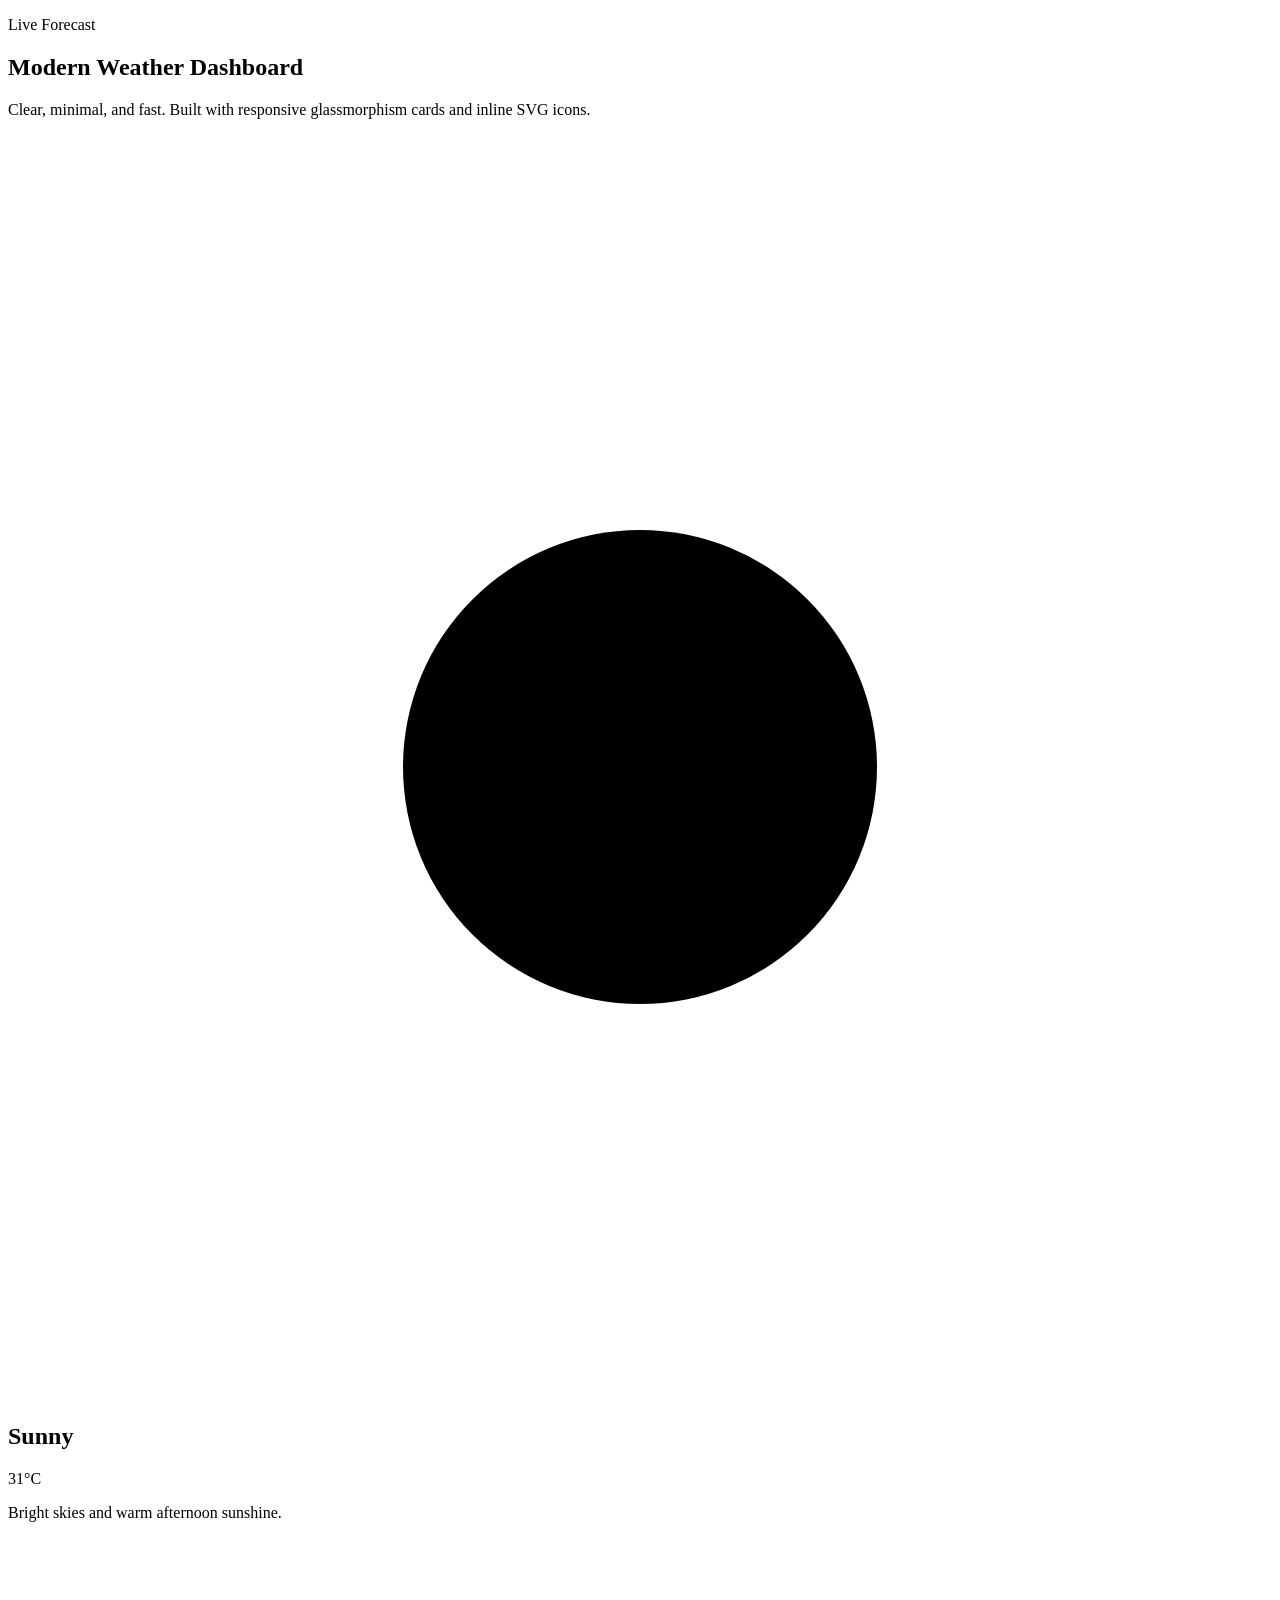
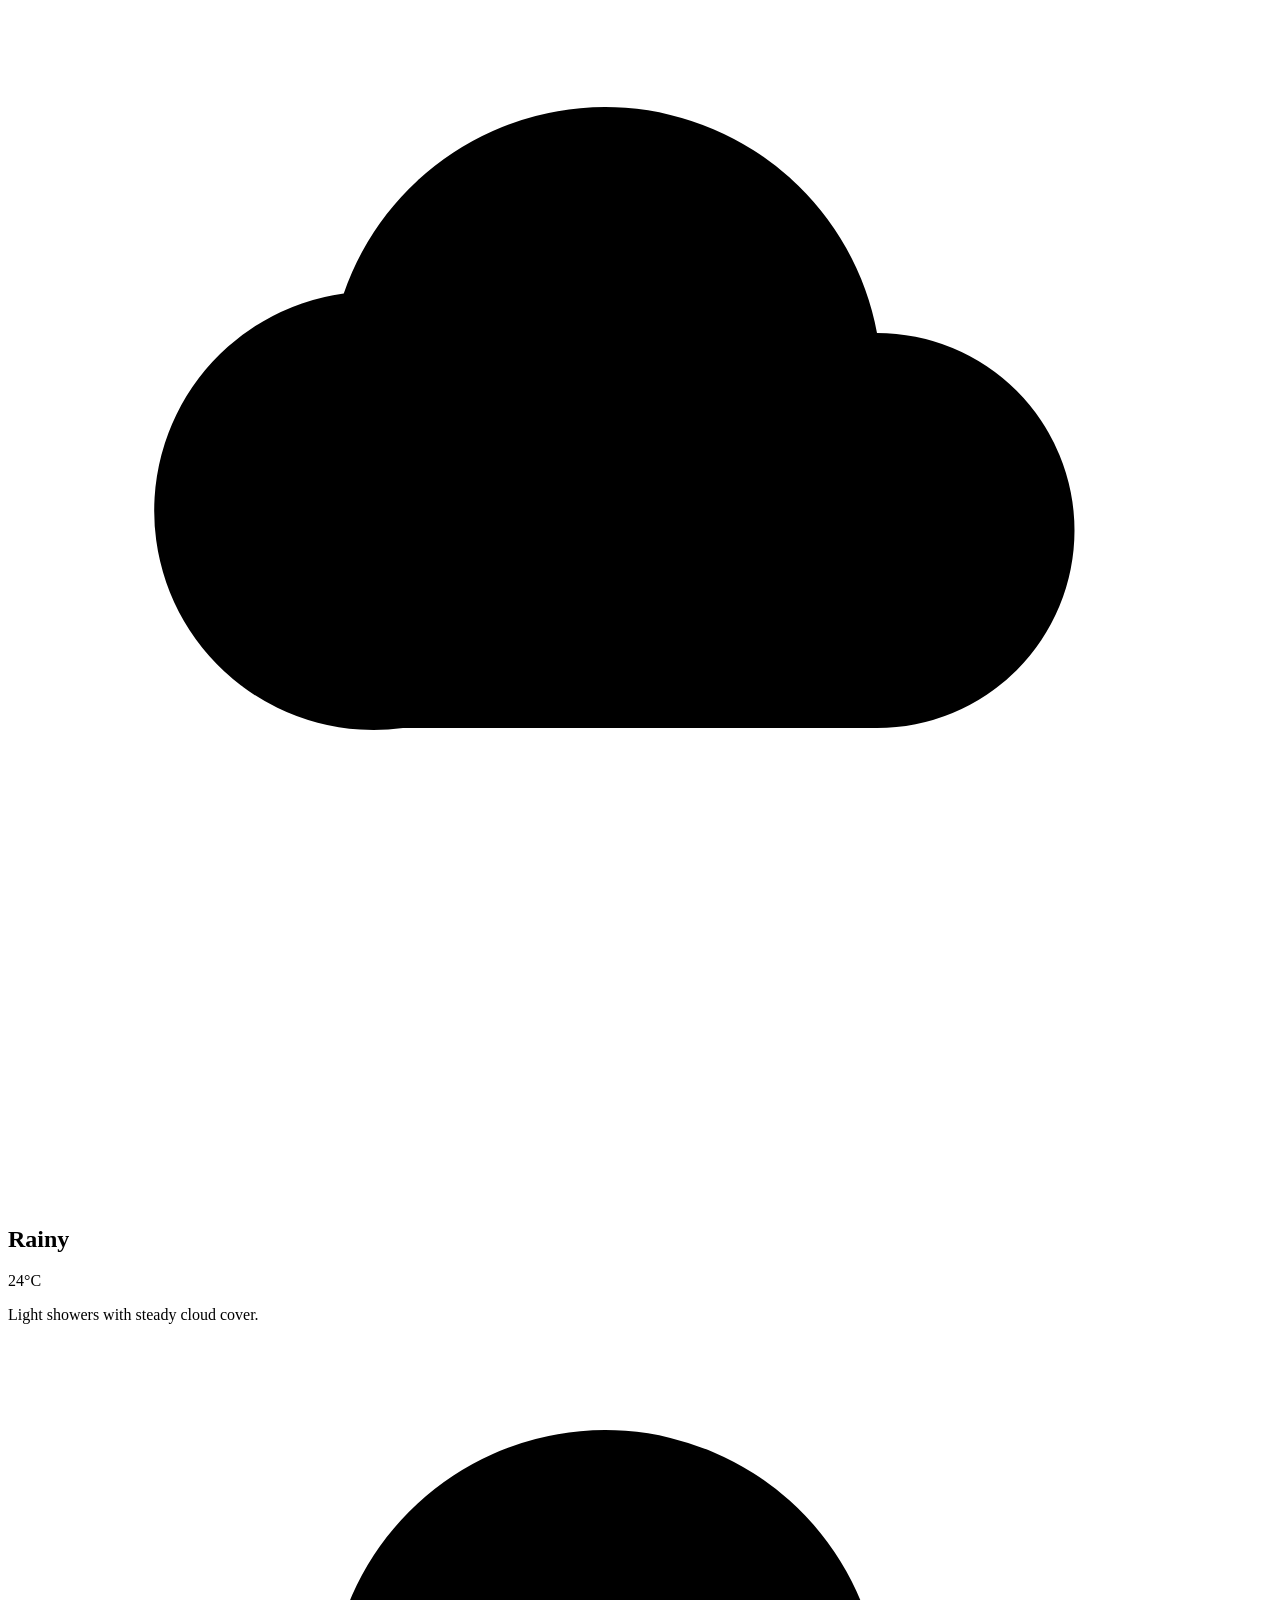
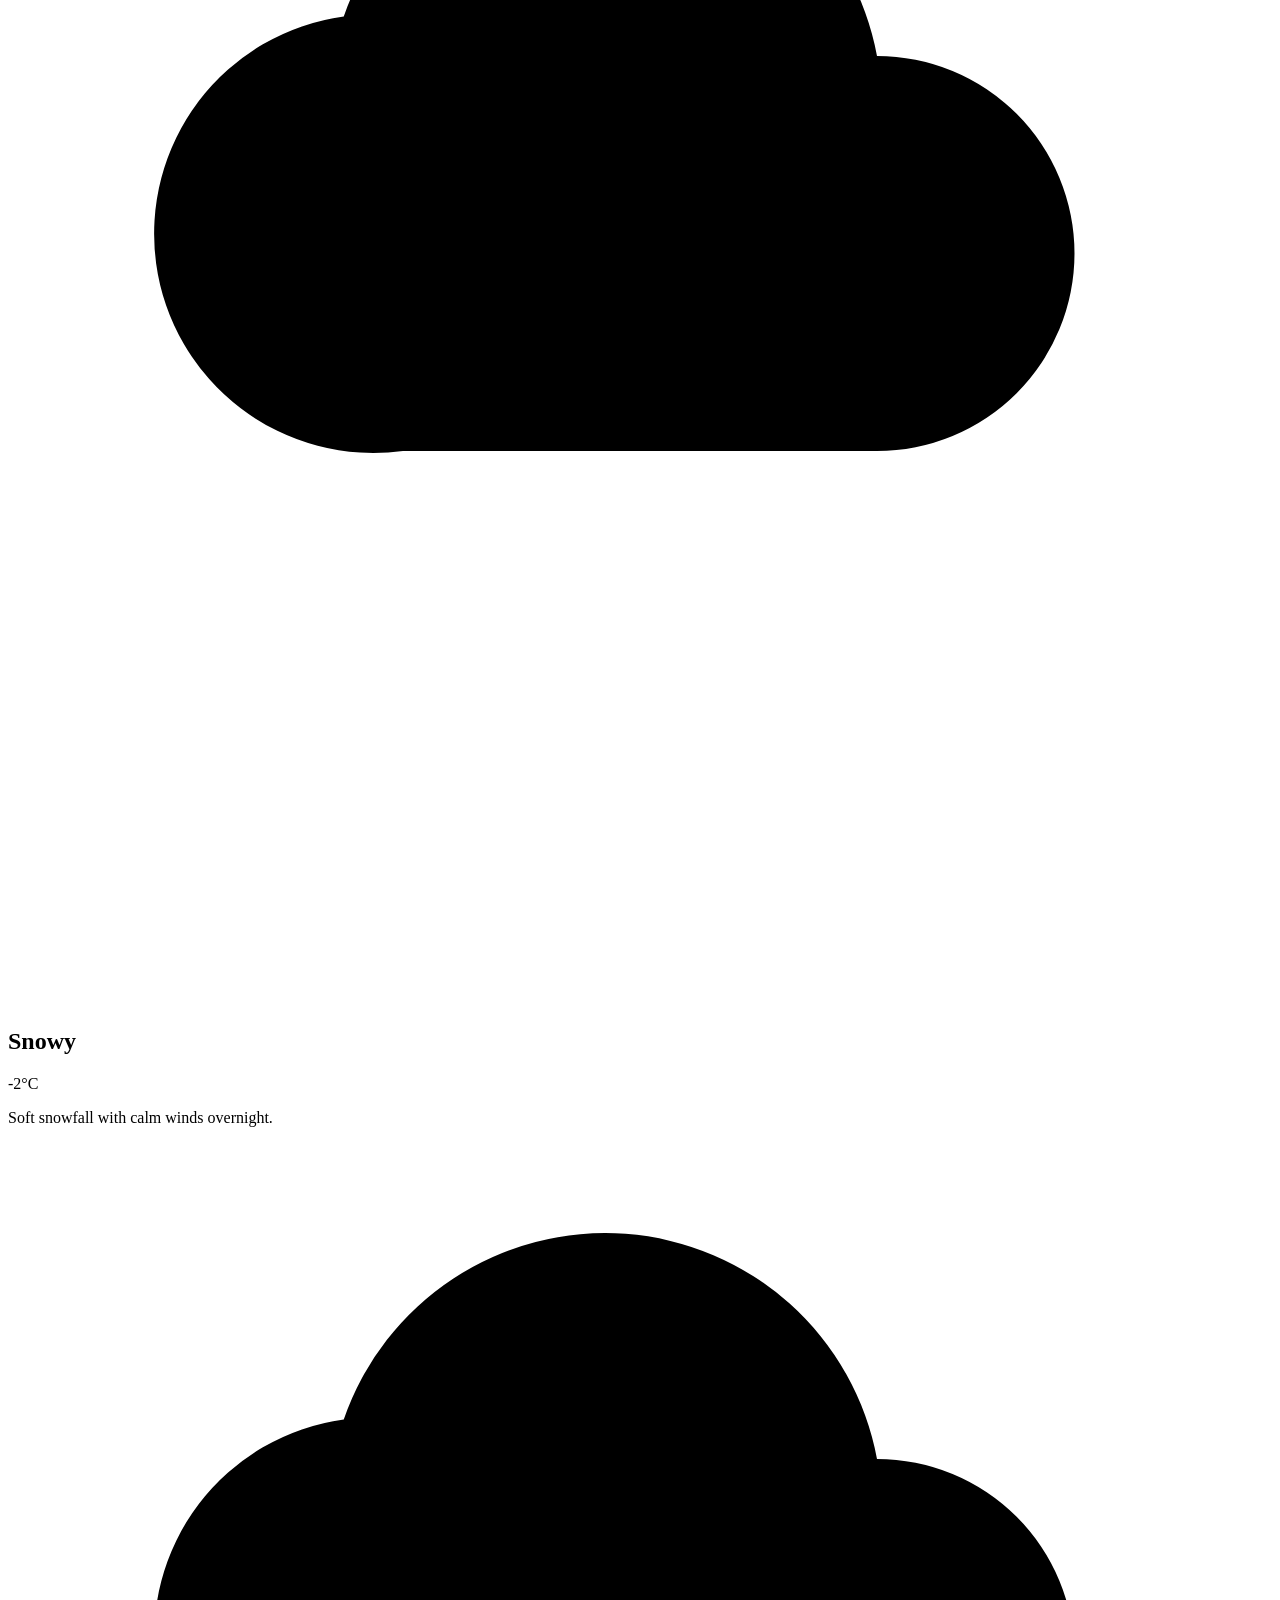
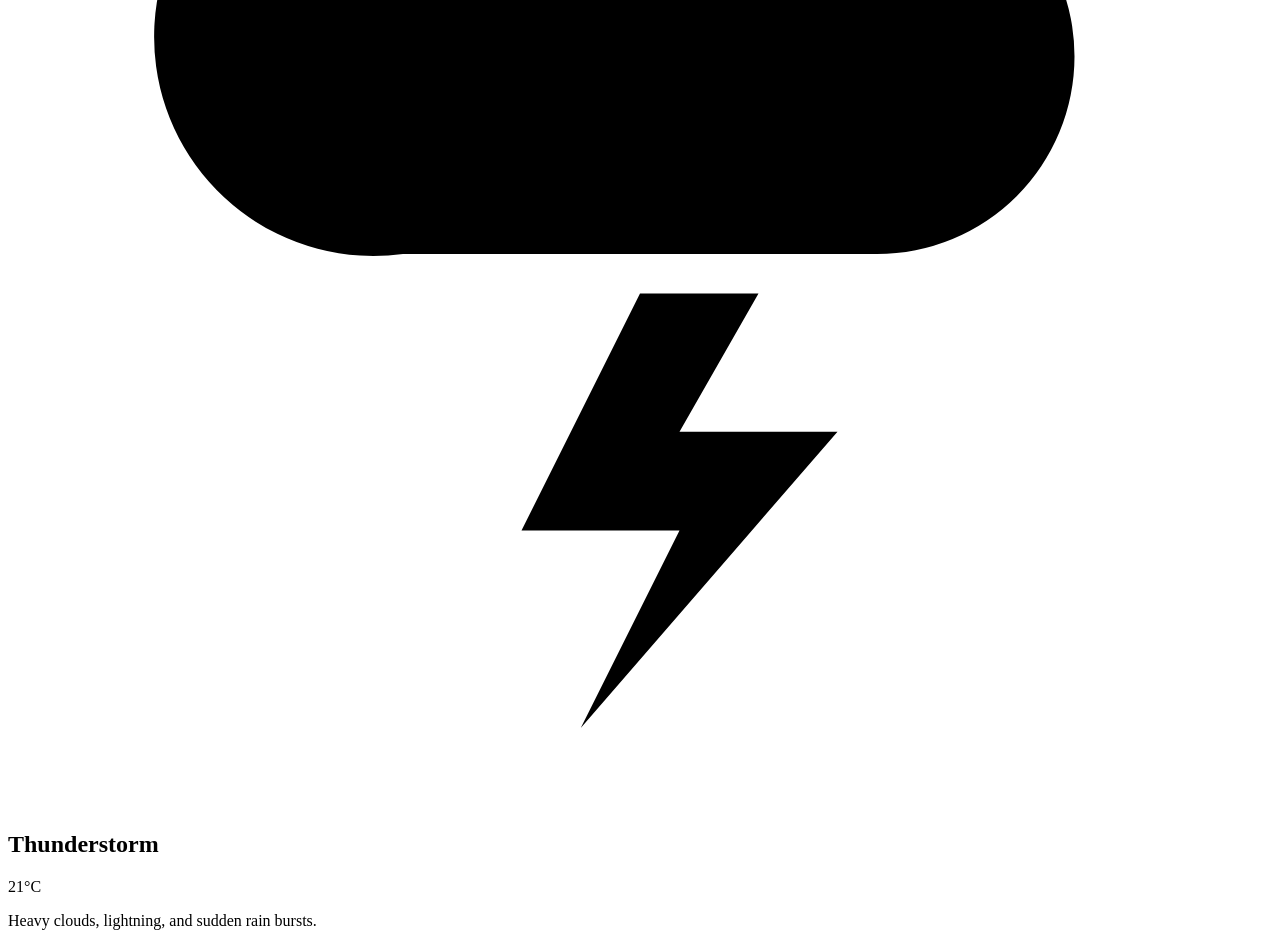
<file: src/weather-dashboard.html>
<!DOCTYPE html>
<html lang="en">
<head>
  <meta charset="UTF-8" />
  <meta name="viewport" content="width=device-width, initial-scale=1.0" />
  <title>Weather Dashboard</title>
  <link rel="preconnect" href="https://images.unsplash.com" />
  <link rel="preconnect" href="https://plus.unsplash.com" />
  <link rel="stylesheet" href="assets/css/weather-dashboard.css" />
</head>
<body>
  <main class="dashboard">
    <section class="hero" aria-label="Weather overview">
      <div class="hero-overlay"></div>
      <div class="hero-content">
        <p class="eyebrow">Live Forecast</p>
        <h1>Modern Weather Dashboard</h1>
        <p class="subtitle">Clear, minimal, and fast. Built with responsive glassmorphism cards and inline SVG icons.</p>
      </div>
    </section>

    <section class="weather-grid" aria-label="Weather conditions">
      <article class="weather-card" aria-label="Sunny weather card">
        <div class="icon" aria-hidden="true">
          <svg viewBox="0 0 64 64" role="img" focusable="false">
            <circle cx="32" cy="32" r="12" />
            <g>
              <line x1="32" y1="4" x2="32" y2="14" />
              <line x1="32" y1="50" x2="32" y2="60" />
              <line x1="4" y1="32" x2="14" y2="32" />
              <line x1="50" y1="32" x2="60" y2="32" />
              <line x1="11" y1="11" x2="18" y2="18" />
              <line x1="46" y1="46" x2="53" y2="53" />
              <line x1="46" y1="18" x2="53" y2="11" />
              <line x1="11" y1="53" x2="18" y2="46" />
            </g>
          </svg>
        </div>
        <h2>Sunny</h2>
        <p class="temp">31°C</p>
        <p class="desc">Bright skies and warm afternoon sunshine.</p>
      </article>

      <article class="weather-card" aria-label="Rainy weather card">
        <div class="icon" aria-hidden="true">
          <svg viewBox="0 0 64 64" role="img" focusable="false">
            <path d="M20 40h24a10 10 0 0 0 0-20 14 14 0 0 0-27-2A9 9 0 0 0 20 40z" />
            <line x1="24" y1="44" x2="20" y2="54" />
            <line x1="34" y1="44" x2="30" y2="56" />
            <line x1="44" y1="44" x2="40" y2="54" />
          </svg>
        </div>
        <h2>Rainy</h2>
        <p class="temp">24°C</p>
        <p class="desc">Light showers with steady cloud cover.</p>
      </article>

      <article class="weather-card" aria-label="Snowy weather card">
        <div class="icon" aria-hidden="true">
          <svg viewBox="0 0 64 64" role="img" focusable="false">
            <path d="M20 36h24a10 10 0 0 0 0-20 14 14 0 0 0-27-2A9 9 0 0 0 20 36z" />
            <g>
              <line x1="24" y1="44" x2="24" y2="56" />
              <line x1="18" y1="50" x2="30" y2="50" />
              <line x1="20" y1="46" x2="28" y2="54" />
              <line x1="28" y1="46" x2="20" y2="54" />
            </g>
            <g>
              <line x1="40" y1="44" x2="40" y2="56" />
              <line x1="34" y1="50" x2="46" y2="50" />
              <line x1="36" y1="46" x2="44" y2="54" />
              <line x1="44" y1="46" x2="36" y2="54" />
            </g>
          </svg>
        </div>
        <h2>Snowy</h2>
        <p class="temp">-2°C</p>
        <p class="desc">Soft snowfall with calm winds overnight.</p>
      </article>

      <article class="weather-card" aria-label="Thunderstorm weather card">
        <div class="icon" aria-hidden="true">
          <svg viewBox="0 0 64 64" role="img" focusable="false">
            <path d="M20 36h24a10 10 0 0 0 0-20 14 14 0 0 0-27-2A9 9 0 0 0 20 36z" />
            <polyline points="32,38 26,50 34,50 29,60 42,45 34,45 38,38" />
          </svg>
        </div>
        <h2>Thunderstorm</h2>
        <p class="temp">21°C</p>
        <p class="desc">Heavy clouds, lightning, and sudden rain bursts.</p>
      </article>
    </section>
  </main>
</body>
</html>
</file>
<file: src/assets/css/weather-dashboard.css>
/*
  Weather-dashboard visual layer for main index page.
  Keeps existing index content/data while applying the modern dashboard look.
*/

.hero.hero-professional {
  position: relative;
  min-height: 80vh;
  padding-top: 7.5rem;
  padding-bottom: 3rem;
  background-image: url("https://images.unsplash.com/photo-1501630834273-4b5604d2ee31?auto=format&fit=crop&w=1800&q=80");
  background-size: cover;
  background-position: center;
}

.hero.hero-professional .hero-overlay {
  background: rgba(2, 10, 23, 0.56);
}

.hero-content-centered {
  position: relative;
  z-index: 2;
}

.hero-text {
  max-width: 760px;
  margin: 0 auto;
  text-align: center;
}

.hero-subtitle {
  color: #cbdcf7;
}

.hero-description {
  color: #deebff;
}

.hero-buttons {
  justify-content: center;
}

.social-links {
  justify-content: center;
}

.weather-wrap {
  position: relative;
  z-index: 2;
  margin-top: 2rem;
}

.weather-glass.weather-card {
  max-width: 1000px;
  margin: 0 auto;
  background: rgba(255, 255, 255, 0.12);
  border: 1px solid rgba(255, 255, 255, 0.3);
  border-radius: 20px;
  backdrop-filter: blur(12px);
  -webkit-backdrop-filter: blur(12px);
  box-shadow: 0 12px 34px rgba(0, 8, 20, 0.28);
}

.weather-city,
.weather-date,
#weather-condition,
.weather-state {
  color: #e9f2ff;
}

.weather-current h3 {
  color: #ffffff;
}

.weather-forecast {
  display: grid;
  gap: 0.85rem;
  grid-template-columns: repeat(auto-fit, minmax(150px, 1fr));
}

.forecast-day {
  background: rgba(255, 255, 255, 0.12);
  border: 1px solid rgba(255, 255, 255, 0.3);
  backdrop-filter: blur(8px);
  -webkit-backdrop-filter: blur(8px);
  border-radius: 14px;
}

/* Reuse dashboard-like glass style in main content cards */
.capability-card,
.about-text,
.stat,
.skill-category,
.experience-item,
.project-card {
  background: rgba(255, 255, 255, 0.1);
  border: 1px solid rgba(255, 255, 255, 0.22);
  backdrop-filter: blur(10px);
  -webkit-backdrop-filter: blur(10px);
}

@media (max-width: 768px) {
  .hero.hero-professional {
    min-height: 72vh;
    padding-top: 6.5rem;
  }

  .hero-text {
    text-align: left;
  }

  .hero-buttons,
  .social-links {
    justify-content: flex-start;
  }
}
</file>
